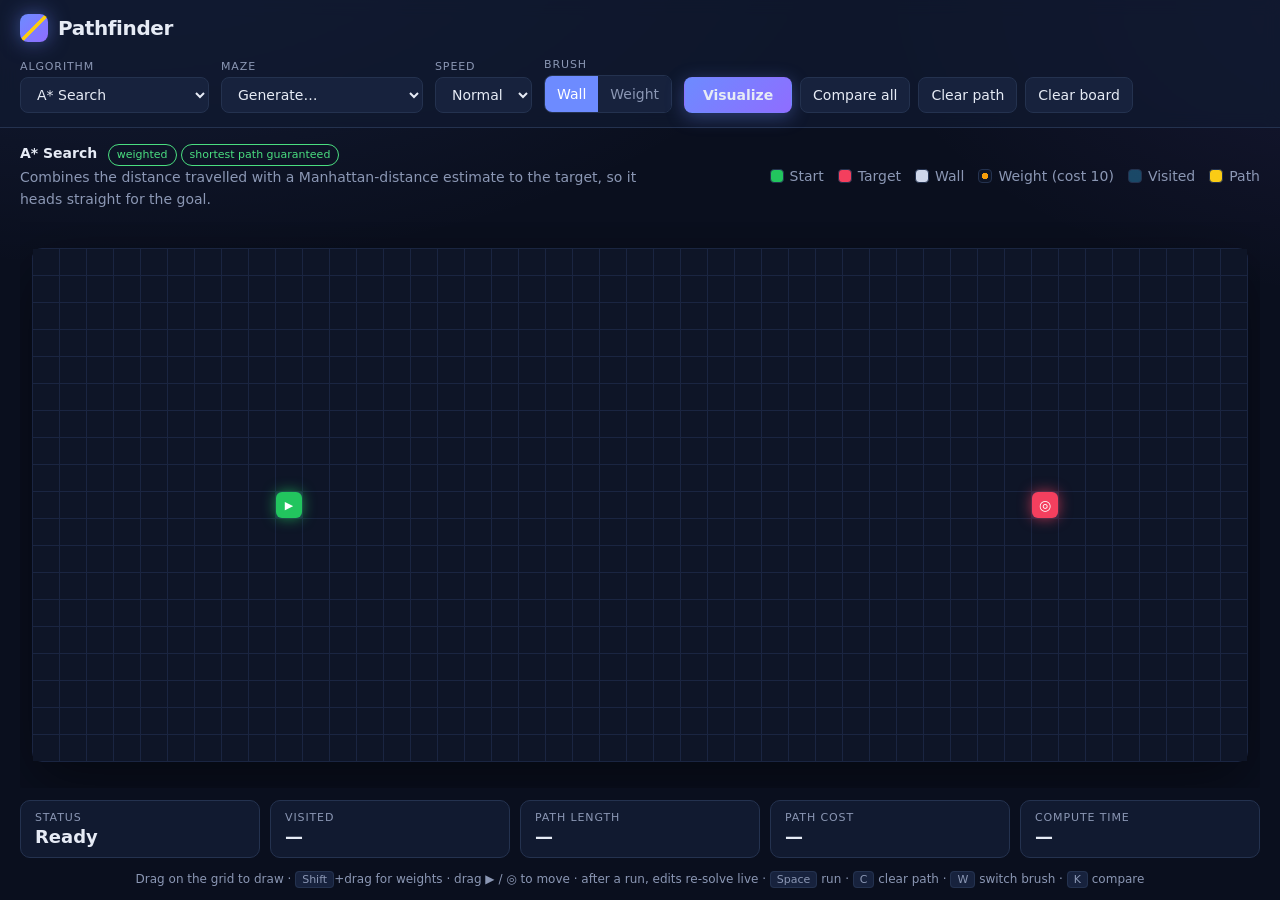
<file: index.html>
<!doctype html>
<html lang="en">
<head>
  <meta charset="utf-8">
  <meta name="viewport" content="width=device-width, initial-scale=1">
  <title>Pathfinder — Algorithm Visualizer</title>
  <meta name="description" content="Interactive visualizer for pathfinding and maze generation algorithms: A*, Dijkstra, BFS, DFS and more.">
  <meta name="theme-color" content="#0a0f1e">
  <meta property="og:type" content="website">
  <meta property="og:title" content="Pathfinder — Algorithm Visualizer">
  <meta property="og:description" content="Watch A*, Dijkstra, BFS and DFS search a grid in real time. Draw walls, generate mazes, compare algorithms.">
  <meta property="og:url" content="https://mallicee.github.io/pathfinder/">
  <meta property="og:image" content="https://mallicee.github.io/pathfinder/docs/screenshot.png">
  <meta name="twitter:card" content="summary_large_image">
  <link rel="icon" href="favicon.svg" type="image/svg+xml">
  <link rel="stylesheet" href="style.css">
</head>
<body>
  <header class="topbar">
    <div class="brand">
      <span class="logo" aria-hidden="true"></span>
      <h1>Pathfinder</h1>
    </div>

    <div class="controls">
      <label class="field">
        <span>Algorithm</span>
        <select id="algorithm">
          <option value="astar">A* Search</option>
          <option value="dijkstra">Dijkstra</option>
          <option value="greedy">Greedy Best-First</option>
          <option value="bfs">Breadth-First Search</option>
          <option value="bidirectional">Bidirectional BFS</option>
          <option value="dfs">Depth-First Search</option>
        </select>
      </label>

      <label class="field">
        <span>Maze</span>
        <select id="maze">
          <option value="">Generate…</option>
          <option value="division">Recursive division</option>
          <option value="backtracker">Recursive backtracker</option>
          <option value="random">Random walls</option>
          <option value="weights">Random weights</option>
        </select>
      </label>

      <label class="field">
        <span>Speed</span>
        <select id="speed">
          <option value="0.5">Slow</option>
          <option value="2" selected>Normal</option>
          <option value="6">Fast</option>
          <option value="0">Instant</option>
        </select>
      </label>

      <div class="field">
        <span>Brush</span>
        <div class="segmented" role="radiogroup" aria-label="Brush">
          <button type="button" role="radio" aria-checked="true" data-brush="wall" class="active">Wall</button>
          <button type="button" role="radio" aria-checked="false" data-brush="weight">Weight</button>
        </div>
      </div>

      <div class="actions">
        <button type="button" id="run" class="primary">Visualize</button>
        <button type="button" id="compare">Compare all</button>
        <button type="button" id="clearPath">Clear path</button>
        <button type="button" id="clearBoard">Clear board</button>
      </div>
    </div>
  </header>

  <main>
    <section class="info">
      <p id="algoInfo" class="algo-info"></p>
      <ul class="legend">
        <li><i class="swatch start"></i>Start</li>
        <li><i class="swatch end"></i>Target</li>
        <li><i class="swatch wall"></i>Wall</li>
        <li><i class="swatch weight"></i><span>Weight (cost <span id="weightCost">10</span>)</span></li>
        <li><i class="swatch visited"></i>Visited</li>
        <li><i class="swatch path"></i>Path</li>
      </ul>
    </section>

    <div id="boardWrap" class="board-wrap">
      <div id="board" class="board" aria-label="Grid. Drag to draw walls, drag start or target to move them."></div>
    </div>

    <section class="stats" aria-live="polite">
      <div class="stat"><span>Status</span><strong id="statStatus">Ready</strong></div>
      <div class="stat"><span>Visited</span><strong id="statVisited">—</strong></div>
      <div class="stat"><span>Path length</span><strong id="statLength">—</strong></div>
      <div class="stat"><span>Path cost</span><strong id="statCost">—</strong></div>
      <div class="stat"><span>Compute time</span><strong id="statTime">—</strong></div>
    </section>
  </main>

  <footer class="hints">
    Drag on the grid to draw · <kbd>Shift</kbd>+drag for weights · drag ▶ / ◎ to move ·
    after a run, edits re-solve live · <kbd>Space</kbd> run · <kbd>C</kbd> clear path · <kbd>W</kbd> switch brush · <kbd>K</kbd> compare
  </footer>

  <dialog id="compareDialog" class="dialog" aria-labelledby="compareTitle">
    <form method="dialog" class="dialog-head">
      <h2 id="compareTitle">Algorithm comparison</h2>
      <button type="submit" class="icon-btn" aria-label="Close">✕</button>
    </form>
    <p class="dialog-sub">Every algorithm on the current board. Click a row to show it on the grid.</p>
    <div class="table-wrap">
      <table class="compare">
        <thead>
          <tr><th>Algorithm</th><th>Visited</th><th>Steps</th><th>Cost</th><th>Time</th></tr>
        </thead>
        <tbody id="compareBody"></tbody>
      </table>
    </div>
    <p class="dialog-note">★ best in column · fewer visited cells = less work · cost counts weights</p>
  </dialog>

  <script src="js/algorithms.js"></script>
  <script src="js/mazes.js"></script>
  <script src="js/app.js"></script>
</body>
</html>
</file>
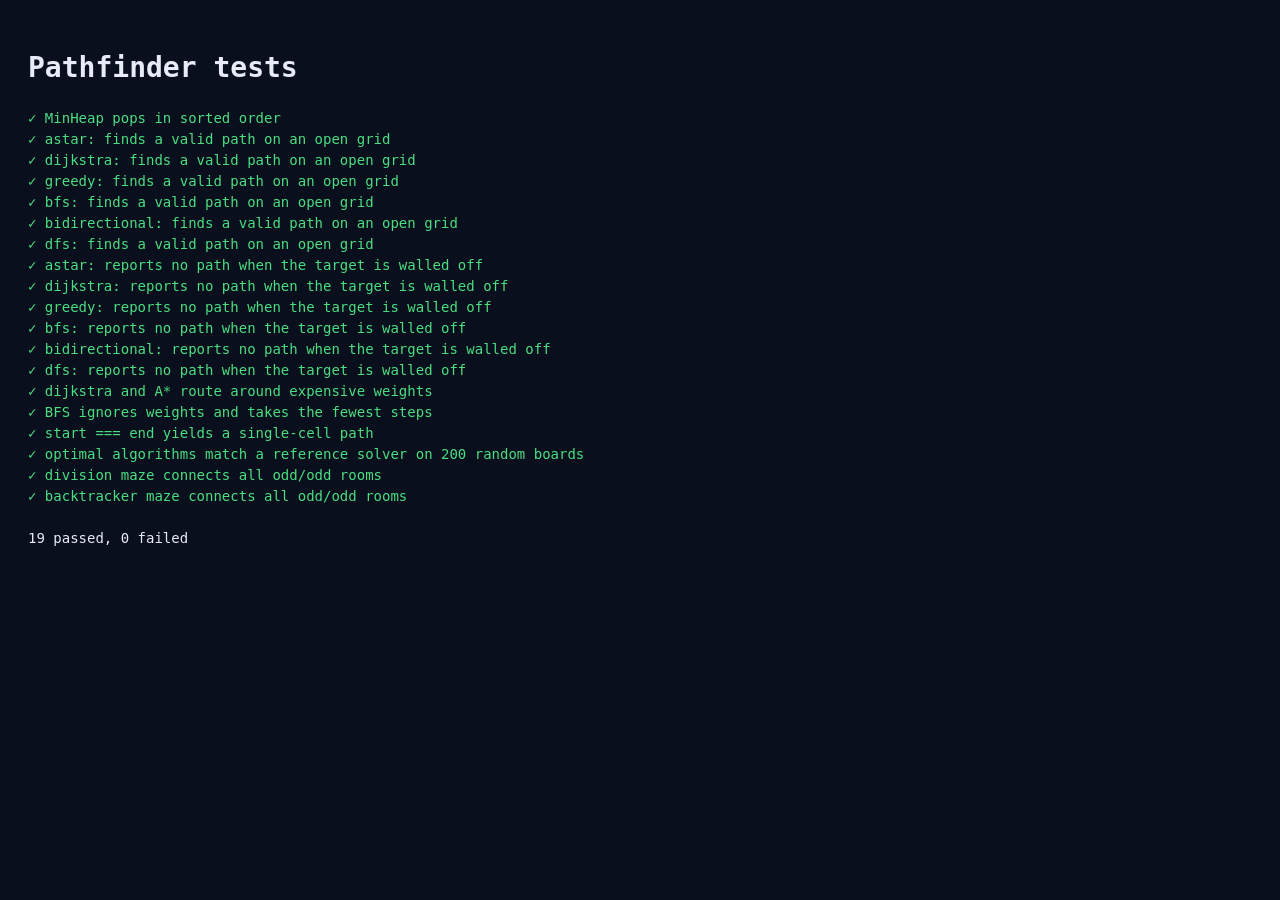
<file: tests/index.html>
<!doctype html>
<html lang="en">
<head>
  <meta charset="utf-8">
  <title>Pathfinder — tests</title>
  <style>
    body { font: 14px/1.5 ui-monospace, Consolas, monospace; background: #0a0f1e; color: #e6ebf5; padding: 20px; }
    .pass { color: #4ade80; } .fail { color: #fb7185; }
  </style>
</head>
<body>
  <h1>Pathfinder tests</h1>
  <pre id="out"></pre>
  <script src="../js/algorithms.js"></script>
  <script src="../js/mazes.js"></script>
  <script>
    'use strict';
    const out = document.getElementById('out');
    let passed = 0, failed = 0;
    function test(name, fn) {
      try { fn(); passed++; out.innerHTML += `<span class="pass">✓ ${name}</span>\n`; }
      catch (e) { failed++; out.innerHTML += `<span class="fail">✗ ${name}: ${e.message}</span>\n`; }
    }
    function assert(cond, msg) { if (!cond) throw new Error(msg || 'assertion failed'); }

    // Builds a grid from ASCII: '#' wall, 'w' weight, 'S' start, 'E' end.
    function parse(rowsText) {
      const rows = rowsText.length, cols = rowsText[0].length;
      const g = { rows, cols, walls: new Uint8Array(rows * cols), weights: new Uint8Array(rows * cols) };
      let start = -1, end = -1;
      rowsText.forEach((line, r) => [...line].forEach((ch, c) => {
        const i = r * cols + c;
        if (ch === '#') g.walls[i] = 1;
        if (ch === 'w') g.weights[i] = 1;
        if (ch === 'S') start = i;
        if (ch === 'E') end = i;
      }));
      return { g, start, end };
    }

    function validPath(g, path, start, end) {
      if (path[0] !== start || path[path.length - 1] !== end) return false;
      for (let k = 1; k < path.length; k++) {
        const a = path[k - 1], b = path[k];
        if (g.walls[b]) return false;
        if (!Pathfinding.neighbors(g, a).includes(b)) return false;
      }
      return true;
    }

    // Reference: Bellman-Ford style relaxation for true shortest cost.
    function referenceCost(g, start, end, weighted) {
      const n = g.rows * g.cols, d = new Array(n).fill(Infinity);
      d[start] = 0;
      for (let changed = true; changed;) {
        changed = false;
        for (let i = 0; i < n; i++) {
          if (d[i] === Infinity) continue;
          for (const nb of Pathfinding.neighbors(g, i)) {
            const c = d[i] + (weighted && g.weights[nb] ? Pathfinding.WEIGHT_COST : 1);
            if (c < d[nb]) { d[nb] = c; changed = true; }
          }
        }
      }
      return d[end];
    }

    const names = Object.keys(Pathfinding.algorithms);

    test('MinHeap pops in sorted order', () => {
      const h = new Pathfinding.MinHeap((a, b) => a < b);
      const xs = Array.from({ length: 500 }, () => Math.random());
      xs.forEach((x) => h.push(x));
      const sorted = [...xs].sort((a, b) => a - b);
      sorted.forEach((x) => assert(h.pop() === x));
    });

    const open = parse([
      'S.........',
      '..........',
      '.........E',
    ]);
    for (const name of names) {
      test(`${name}: finds a valid path on an open grid`, () => {
        const r = Pathfinding.run(name, open.g, open.start, open.end);
        assert(r.found && validPath(open.g, r.path, open.start, open.end));
      });
    }

    const blocked = parse([
      'S..#....',
      '...#....',
      '...#...E',
    ]);
    for (const name of names) {
      test(`${name}: reports no path when the target is walled off`, () => {
        const r = Pathfinding.run(name, blocked.g, blocked.start, blocked.end);
        assert(!r.found && r.path.length === 0 && r.visited.length > 0);
      });
    }

    const weighted = parse([
      'S.wwwww.E',
      '.#######.',
      '.........',
    ]);
    test('dijkstra and A* route around expensive weights', () => {
      for (const name of ['dijkstra', 'astar']) {
        const r = Pathfinding.run(name, weighted.g, weighted.start, weighted.end);
        assert(r.cost === 12, `${name} cost ${r.cost}`);
      }
    });
    test('BFS ignores weights and takes the fewest steps', () => {
      const r = Pathfinding.run('bfs', weighted.g, weighted.start, weighted.end);
      assert(r.path.length - 1 === 8, `steps ${r.path.length - 1}`);
    });

    test('start === end yields a single-cell path', () => {
      for (const name of names) {
        const r = Pathfinding.run(name, open.g, 5, 5);
        assert(r.found && r.path.length === 1 && r.path[0] === 5, name);
      }
    });

    test('optimal algorithms match a reference solver on 200 random boards', () => {
      for (let t = 0; t < 200; t++) {
        const rows = 15, cols = 21, n = rows * cols;
        const g = { rows, cols, walls: new Uint8Array(n), weights: new Uint8Array(n) };
        for (let i = 0; i < n; i++) {
          const x = Math.random();
          if (x < 0.25) g.walls[i] = 1; else if (x < 0.45) g.weights[i] = 1;
        }
        const start = 0, end = n - 1;
        g.walls[start] = g.walls[end] = 0;
        const wRef = referenceCost(g, start, end, true);
        const uRef = referenceCost(g, start, end, false);
        for (const name of names) {
          const r = Pathfinding.run(name, g, start, end);
          assert(r.found === (wRef !== Infinity), `${name} found mismatch`);
          if (!r.found) continue;
          assert(validPath(g, r.path, start, end), `${name} invalid path`);
          const meta = Pathfinding.algorithms[name];
          if (meta.optimal && meta.weighted) assert(r.cost === wRef, `${name} cost ${r.cost} != ${wRef}`);
          if (meta.optimal && !meta.weighted) assert(r.path.length - 1 === uRef, `${name} steps ${r.path.length - 1} != ${uRef}`);
        }
      }
    });

    function applyMaze(m, rows, cols) {
      const walls = new Uint8Array(rows * cols).fill(m.fill ? 1 : 0);
      for (const [i, v] of m.ops) walls[i] = v;
      return { rows, cols, walls, weights: new Uint8Array(rows * cols) };
    }
    for (const type of ['division', 'backtracker']) {
      test(`${type} maze connects all odd/odd rooms`, () => {
        for (let t = 0; t < 30; t++) {
          const rows = 21, cols = 41;
          const g = applyMaze(Mazes[type](rows, cols), rows, cols);
          const start = 1 * cols + 1;
          for (let r = 1; r < rows; r += 2) for (let c = 1; c < cols; c += 2) {
            assert(!g.walls[r * cols + c], `room ${r},${c} is a wall`);
          }
          const r = Pathfinding.run('bfs', g, start, (rows - 2) * cols + (cols - 2));
          assert(r.found, 'corners not connected');
        }
      });
    }

    out.innerHTML += `\n${passed} passed, ${failed} failed`;
    document.title = failed ? `FAIL (${failed})` : `PASS (${passed})`;
    document.body.dataset.result = failed ? 'fail' : 'pass';
  </script>
</body>
</html>
</file>
<file: style.css>
:root {
  --bg: #0a0f1e;
  --panel: #111a30;
  --panel-2: #17223d;
  --border: #24324f;
  --text: #e6ebf5;
  --muted: #8b97b4;
  --accent: #6d8bff;
  --accent-2: #8f6dff;
  --danger: #f43f5e;

  --grid-line: #1a2541;
  --cell: #0e1527;
  --wall: #cfd7ea;
  --weight: #f59e0b;
  --visited: rgba(56, 189, 248, 0.32);
  --path: #facc15;
  --start: #22c55e;
  --end: #f43f5e;

  --radius: 10px;
  font-family: Inter, system-ui, -apple-system, 'Segoe UI', Roboto, sans-serif;
  color-scheme: dark;
}

* { box-sizing: border-box; }

html, body { height: 100%; }

body {
  margin: 0;
  display: flex;
  flex-direction: column;
  height: 100dvh;
  background:
    radial-gradient(1200px 600px at 10% -10%, rgba(109, 139, 255, 0.12), transparent 60%),
    radial-gradient(900px 500px at 110% 0%, rgba(143, 109, 255, 0.10), transparent 60%),
    var(--bg);
  color: var(--text);
  font-size: 14px;
}

/* ---------- Top bar ---------- */

.topbar {
  display: flex;
  align-items: flex-end;
  justify-content: space-between;
  flex-wrap: wrap;
  gap: 16px;
  padding: 14px 20px;
  border-bottom: 1px solid var(--border);
  background: rgba(17, 26, 48, 0.75);
  backdrop-filter: blur(8px);
}

.brand { display: flex; align-items: center; gap: 10px; }
.brand h1 { margin: 0; font-size: 20px; letter-spacing: -0.02em; }

.logo {
  width: 28px; height: 28px; border-radius: 8px;
  background:
    linear-gradient(135deg, transparent 45%, var(--path) 45% 55%, transparent 55%),
    linear-gradient(135deg, var(--accent), var(--accent-2));
  box-shadow: 0 0 20px rgba(109, 139, 255, 0.5);
}

.controls { display: flex; align-items: flex-end; flex-wrap: wrap; gap: 12px; }

.field { display: flex; flex-direction: column; gap: 4px; }
.field > span {
  font-size: 11px; text-transform: uppercase; letter-spacing: 0.08em; color: var(--muted);
}

select, button {
  font: inherit;
  color: var(--text);
  background: var(--panel-2);
  border: 1px solid var(--border);
  border-radius: 8px;
  height: 36px;
  padding: 0 12px;
  cursor: pointer;
  transition: background 0.15s, border-color 0.15s, opacity 0.15s;
}
select:hover:not(:disabled), button:hover:not(:disabled) { border-color: var(--accent); }
select:focus-visible, button:focus-visible { outline: 2px solid var(--accent); outline-offset: 2px; }
:disabled { opacity: 0.45; cursor: not-allowed; }

.actions { display: flex; gap: 8px; }

button.primary {
  background: linear-gradient(135deg, var(--accent), var(--accent-2));
  border-color: transparent;
  font-weight: 600;
  min-width: 108px;
  box-shadow: 0 4px 18px rgba(109, 139, 255, 0.35);
}
button.primary.danger { background: var(--danger); box-shadow: 0 4px 18px rgba(244, 63, 94, 0.35); }

.segmented { display: flex; border: 1px solid var(--border); border-radius: 8px; overflow: hidden; }
.segmented button { border: 0; border-radius: 0; background: var(--panel-2); color: var(--muted); }
.segmented button.active { background: var(--accent); color: #fff; }

/* ---------- Main ---------- */

main {
  flex: 1;
  min-height: 0;
  display: flex;
  flex-direction: column;
  gap: 12px;
  padding: 14px 20px;
}

.info {
  display: flex; justify-content: space-between; align-items: center; flex-wrap: wrap; gap: 12px;
}
.algo-info { margin: 0; color: var(--muted); line-height: 1.6; max-width: 640px; }
.algo-info strong { color: var(--text); margin-right: 6px; }

.tag {
  display: inline-block; font-size: 11px; padding: 1px 8px; border-radius: 999px; margin-right: 4px;
  border: 1px solid currentColor;
}
.tag.yes { color: #4ade80; }
.tag.no { color: #fb923c; }

.legend { display: flex; flex-wrap: wrap; gap: 14px; margin: 0; padding: 0; list-style: none; color: var(--muted); }
.legend li { display: flex; align-items: center; gap: 6px; }
.swatch { width: 14px; height: 14px; border-radius: 4px; display: inline-block; background: var(--cell); border: 1px solid var(--border); }
.swatch.start { background: var(--start); }
.swatch.end { background: var(--end); }
.swatch.wall { background: var(--wall); }
.swatch.weight { background: radial-gradient(circle, var(--weight) 35%, var(--cell) 40%); }
.swatch.visited { background: var(--visited); }
.swatch.path { background: var(--path); }

.board-wrap {
  flex: 1;
  min-height: 0;
  display: flex;
  align-items: center;
  justify-content: center;
  overflow: hidden;
}

.board {
  display: grid;
  gap: 1px;
  padding: 1px;
  background: var(--grid-line);
  border-radius: var(--radius);
  box-shadow: 0 20px 60px rgba(0, 0, 0, 0.45);
  touch-action: none;
  user-select: none;
  cursor: crosshair;
}
.board.dragging-node { cursor: grabbing; }

/* ---------- Cells ---------- */

.cell {
  position: relative;
  background: var(--cell);
  display: grid;
  place-items: center;
  font-size: 13px;
  line-height: 1;
}

.cell.wall { background: var(--wall); animation: pop 0.25s ease-out; }

.cell.weight::after {
  content: '';
  width: 42%; height: 42%;
  border-radius: 50%;
  background: var(--weight);
  box-shadow: 0 0 8px rgba(245, 158, 11, 0.6);
}

.cell.visited { animation: visit 1.1s ease-out forwards; }
.cell.visited-static { background: var(--visited); }

.cell.path { animation: trace 0.45s ease-out forwards; }
.cell.path-static { background: var(--path); }
.cell.path.weight::after, .cell.path-static.weight::after { background: #9a3412; box-shadow: none; }

.cell.start, .cell.end { cursor: grab; z-index: 1; border-radius: 6px; color: #fff; }
.cell.start { background: var(--start); box-shadow: 0 0 14px rgba(34, 197, 94, 0.7); }
.cell.end { background: var(--end); box-shadow: 0 0 14px rgba(244, 63, 94, 0.7); }
.cell.start::before { content: '▶'; font-size: 11px; }
.cell.end::before { content: '◎'; font-size: 14px; }
.cell.start::after, .cell.end::after { display: none; }

@keyframes pop {
  0% { transform: scale(0.4); }
  60% { transform: scale(1.12); }
  100% { transform: scale(1); }
}

@keyframes visit {
  0% { transform: scale(0.3); background: #7c3aed; border-radius: 50%; }
  45% { background: #3b82f6; border-radius: 30%; }
  75% { transform: scale(1.12); background: rgba(34, 211, 238, 0.6); }
  100% { transform: scale(1); background: var(--visited); border-radius: 0; }
}

@keyframes trace {
  0% { transform: scale(0.5); background: #fde68a; }
  60% { transform: scale(1.2); }
  100% { transform: scale(1); background: var(--path); }
}

/* ---------- Stats & footer ---------- */

.stats {
  display: grid;
  grid-template-columns: repeat(5, minmax(0, 1fr));
  gap: 10px;
}
.stat {
  background: var(--panel);
  border: 1px solid var(--border);
  border-radius: var(--radius);
  padding: 10px 14px;
  display: flex; flex-direction: column; gap: 2px;
}
.stat span { font-size: 11px; text-transform: uppercase; letter-spacing: 0.08em; color: var(--muted); }
.stat strong { font-size: 18px; font-variant-numeric: tabular-nums; }
.stat strong.ok { color: #4ade80; }
.stat strong.bad { color: #fb7185; }
.stat strong.pending { color: var(--accent); }

.hints { padding: 0 20px 14px; color: var(--muted); font-size: 12px; text-align: center; }
kbd {
  font: inherit; font-size: 11px; padding: 1px 6px; border-radius: 4px;
  border: 1px solid var(--border); background: var(--panel-2);
}

/* ---------- Compare dialog ---------- */

.dialog {
  width: min(680px, calc(100vw - 32px));
  padding: 20px 22px;
  border: 1px solid var(--border);
  border-radius: 14px;
  background: var(--panel);
  color: var(--text);
  box-shadow: 0 30px 80px rgba(0, 0, 0, 0.6);
}
.dialog::backdrop { background: rgba(5, 8, 18, 0.65); backdrop-filter: blur(3px); }
.dialog[open] { animation: rise 0.2s ease-out; }

.dialog-head { display: flex; align-items: center; justify-content: space-between; gap: 12px; }
.dialog-head h2 { margin: 0; font-size: 18px; }
.icon-btn { width: 36px; padding: 0; }
.dialog-sub { margin: 6px 0 14px; color: var(--muted); }
.dialog-note { margin: 12px 0 0; color: var(--muted); font-size: 12px; }

.table-wrap { overflow-x: auto; }
.compare { width: 100%; border-collapse: collapse; font-variant-numeric: tabular-nums; }
.compare th {
  text-align: left; font-size: 11px; text-transform: uppercase; letter-spacing: 0.08em;
  color: var(--muted); font-weight: 500; padding: 0 10px 8px;
}
.compare td { padding: 10px; border-top: 1px solid var(--border); white-space: nowrap; }
.compare td:first-child { font-weight: 600; }
.compare td:nth-child(2) { position: relative; min-width: 130px; }
.compare tbody tr { cursor: pointer; transition: background 0.12s; }
.compare tbody tr:hover, .compare tbody tr:focus-visible { background: var(--panel-2); outline: none; }
.compare tr.current td:first-child { box-shadow: inset 3px 0 0 var(--accent); }
.compare .bar {
  position: absolute; left: 10px; bottom: 5px; height: 3px; border-radius: 2px;
  width: calc((100% - 20px) * var(--w) / 100);
  background: linear-gradient(90deg, var(--accent), #38bdf8);
  opacity: 0.8;
}
.compare .best { color: var(--path); }
.compare .muted { color: #fb7185; }

@keyframes rise {
  from { opacity: 0; transform: translateY(8px); }
  to { opacity: 1; transform: none; }
}

@media (max-width: 900px) {
  .topbar { padding: 12px 16px; }
  main { padding: 12px 16px; }
  .stats { grid-template-columns: repeat(3, minmax(0, 1fr)); }
  .stat strong { font-size: 15px; }
}

@media (max-width: 640px) {
  .controls { gap: 8px; }
  .field { flex: 1 1 calc(50% - 8px); }
  .field select { width: 100%; }
  .actions { width: 100%; flex-wrap: wrap; }
  .actions button { flex: 1 1 calc(50% - 8px); padding: 0 6px; }
  .legend { gap: 10px; font-size: 12px; }
  .hints { display: none; }
}

@media (prefers-reduced-motion: reduce) {
  .cell.wall, .cell.visited, .cell.path { animation-duration: 0.01ms; }
}
</file>
